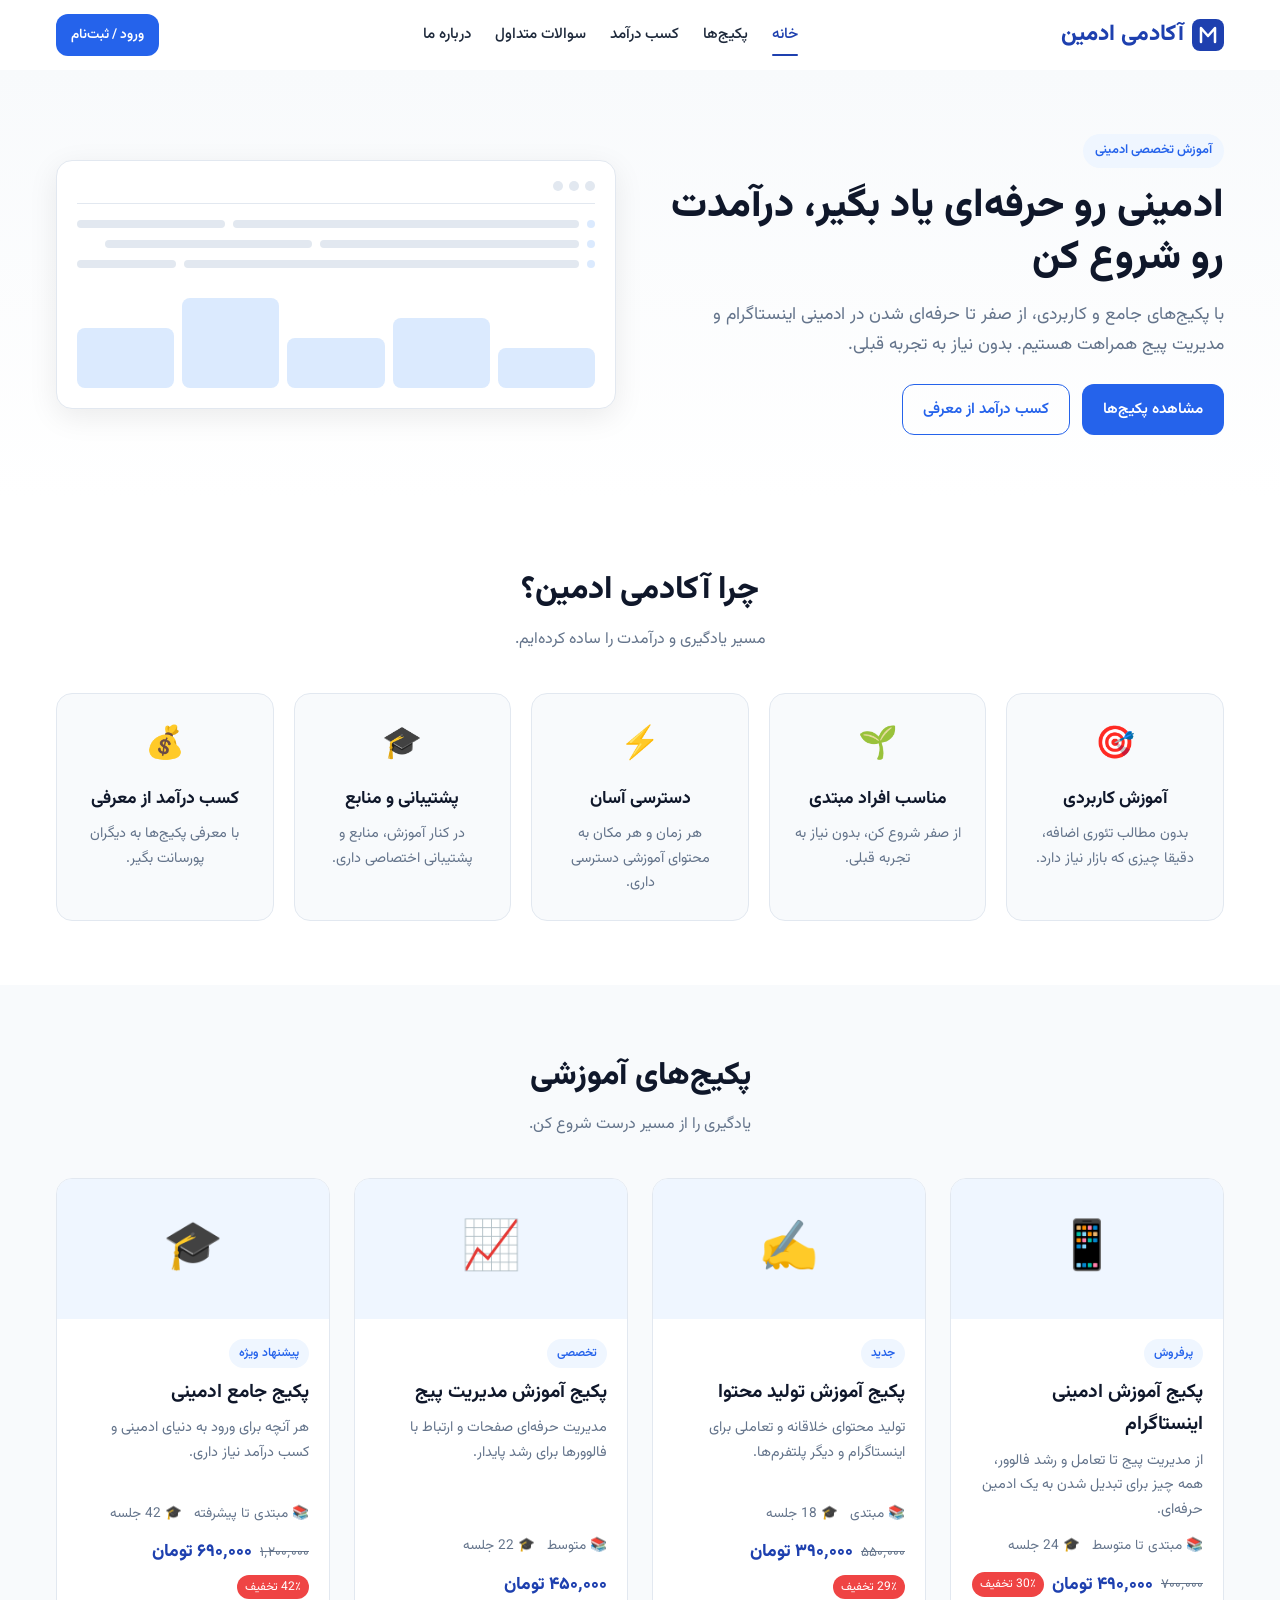
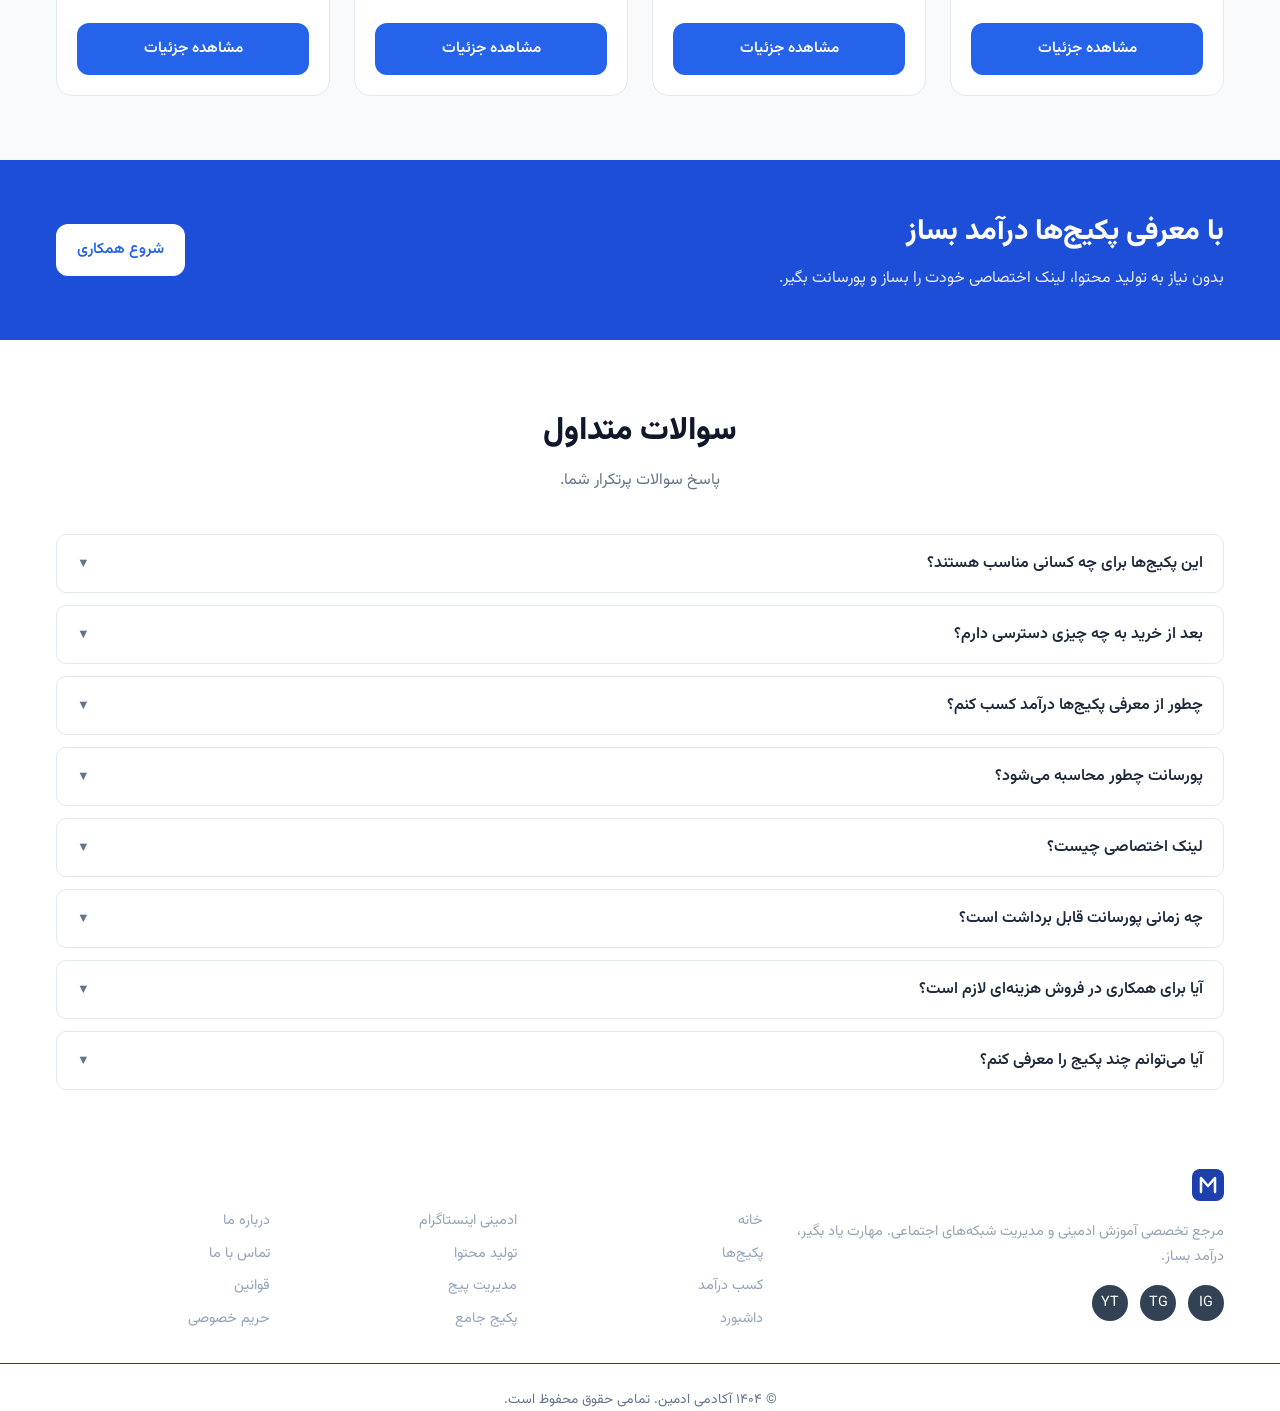
<file: index.html>
<!DOCTYPE html>
<html lang="fa" dir="rtl">
<head>
  <meta charset="UTF-8">
  <meta name="viewport" content="width=device-width, initial-scale=1.0">
  <title>آکادمی ادمین | آموزش ادمینی و کسب درآمد</title>
  <link rel="stylesheet" href="assets/css/style.css">
</head>
<body data-page="home">
  <header id="site-header"></header>

  <main>
    <!-- Hero -->
    <section class="hero">
      <div class="hero-container">
        <div class="hero-content">
          <span class="badge-primary">آموزش تخصصی ادمینی</span>
          <h1>ادمینی رو حرفه‌ای یاد بگیر، درآمدت رو شروع کن</h1>
          <p>با پکیج‌های جامع و کاربردی، از صفر تا حرفه‌ای شدن در ادمینی اینستاگرام و مدیریت پیج همراهت هستیم. بدون نیاز به تجربه قبلی.</p>
          <div class="hero-actions">
            <a href="#packages" class="btn btn-primary">مشاهده پکیج‌ها</a>
            <a href="affiliate.html" class="btn btn-outline">کسب درآمد از معرفی</a>
          </div>
        </div>
        <div class="hero-visual">
          <div class="visual-card">
            <div class="visual-card-header"><span></span><span></span><span></span></div>
            <div class="visual-card-body">
              <div class="visual-row"><div class="visual-dot"></div><div class="visual-line w-70"></div><div class="visual-line w-30"></div></div>
              <div class="visual-row"><div class="visual-dot"></div><div class="visual-line w-50"></div><div class="visual-line w-40"></div></div>
              <div class="visual-row"><div class="visual-dot"></div><div class="visual-line w-80"></div><div class="visual-line w-20"></div></div>
              <div class="visual-chart">
                <span style="height:40%"></span>
                <span style="height:70%"></span>
                <span style="height:50%"></span>
                <span style="height:90%"></span>
                <span style="height:60%"></span>
              </div>
            </div>
          </div>
        </div>
      </div>
    </section>

    <!-- مزایا -->
    <section class="benefits">
      <div class="container">
        <div class="section-header">
          <h2 class="section-title">چرا آکادمی ادمین؟</h2>
          <p class="section-subtitle">مسیر یادگیری و درآمدت را ساده کرده‌ایم.</p>
        </div>
        <div class="benefits-grid">
          <div class="benefit-card"><div class="benefit-icon">🎯</div><h3>آموزش کاربردی</h3><p>بدون مطالب تئوری اضافه، دقیقا چیزی که بازار نیاز دارد.</p></div>
          <div class="benefit-card"><div class="benefit-icon">🌱</div><h3>مناسب افراد مبتدی</h3><p>از صفر شروع کن، بدون نیاز به تجربه قبلی.</p></div>
          <div class="benefit-card"><div class="benefit-icon">⚡</div><h3>دسترسی آسان</h3><p>هر زمان و هر مکان به محتوای آموزشی دسترسی داری.</p></div>
          <div class="benefit-card"><div class="benefit-icon">🎓</div><h3>پشتیبانی و منابع</h3><p>در کنار آموزش، منابع و پشتیبانی اختصاصی داری.</p></div>
          <div class="benefit-card"><div class="benefit-icon">💰</div><h3>کسب درآمد از معرفی</h3><p>با معرفی پکیج‌ها به دیگران پورسانت بگیر.</p></div>
        </div>
      </div>
    </section>

    <!-- پکیج‌ها -->
    <section class="packages" id="packages">
      <div class="container">
        <div class="section-header">
          <h2 class="section-title">پکیج‌های آموزشی</h2>
          <p class="section-subtitle">یادگیری را از مسیر درست شروع کن.</p>
        </div>
        <div class="package-grid" id="packages-container"></div>
      </div>
    </section>

    <!-- Affiliate CTA -->
    <section class="affiliate-cta">
      <div class="container affiliate-cta-content">
        <div>
          <h2>با معرفی پکیج‌ها درآمد بساز</h2>
          <p>بدون نیاز به تولید محتوا، لینک اختصاصی خودت را بساز و پورسانت بگیر.</p>
        </div>
        <a href="affiliate.html" class="btn btn-light">شروع همکاری</a>
      </div>
    </section>

    <!-- FAQ -->
    <section class="faq" id="faq">
      <div class="container">
        <div class="section-header">
          <h2 class="section-title">سوالات متداول</h2>
          <p class="section-subtitle">پاسخ سوالات پرتکرار شما.</p>
        </div>
        <div id="faq-container"></div>
      </div>
    </section>
  </main>

  <footer id="site-footer"></footer>

  <script src="assets/js/data.js"></script>
  <script src="assets/js/utils.js"></script>
  <script src="assets/js/components.js"></script>
  <script src="assets/js/main.js"></script>
</body>
</html>
</file>
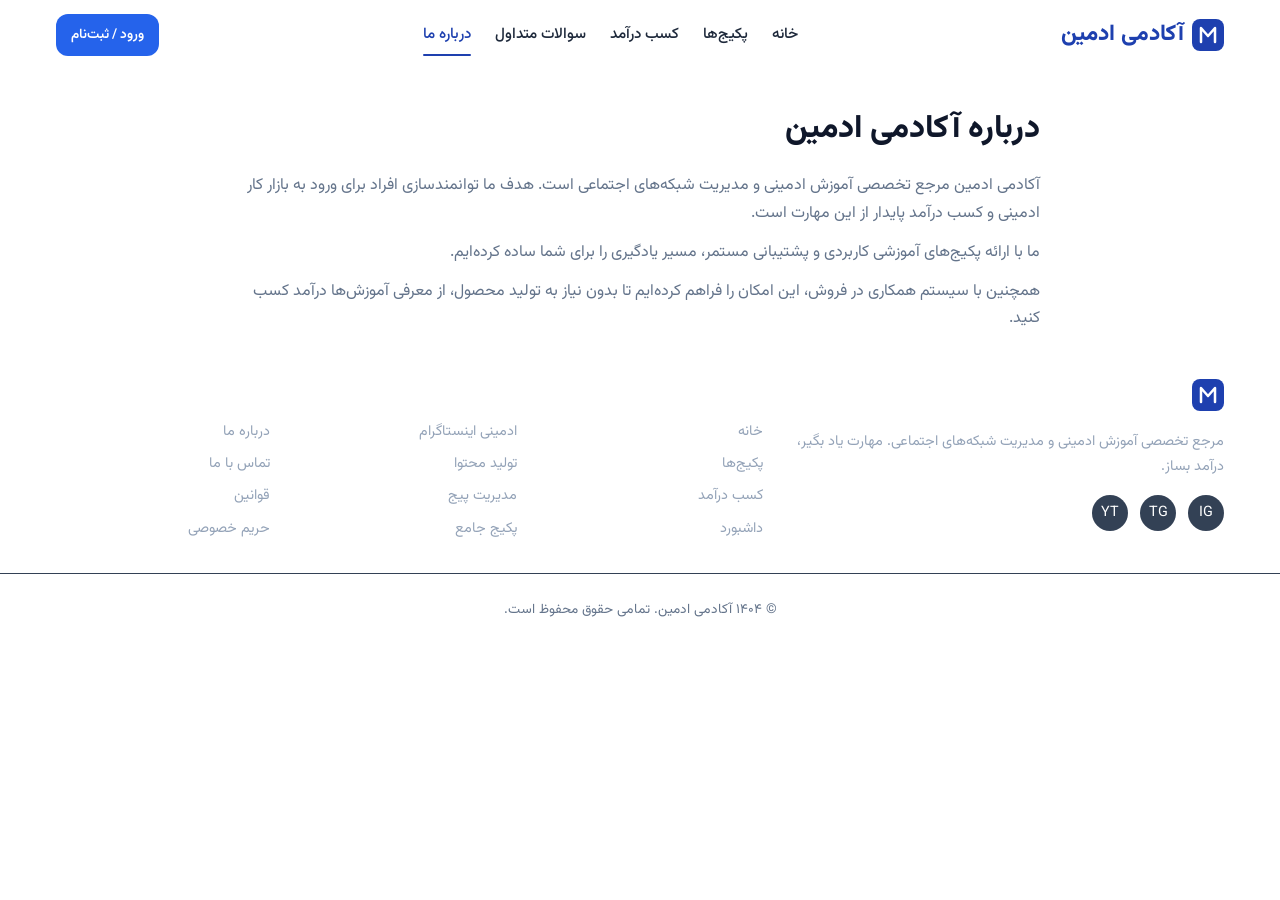
<file: about.html>
<!DOCTYPE html>
<html lang="fa" dir="rtl">
<head>
  <meta charset="UTF-8">
  <meta name="viewport" content="width=device-width, initial-scale=1.0">
  <title>درباره ما | آکادمی ادمین</title>
  <link rel="stylesheet" href="assets/css/style.css">
</head>
<body data-page="about">
  <header id="site-header"></header>

  <main class="container py-4">
    <section class="prose">
      <h1>درباره آکادمی ادمین</h1>
      <p>آکادمی ادمین مرجع تخصصی آموزش ادمینی و مدیریت شبکه‌های اجتماعی است. هدف ما توانمندسازی افراد برای ورود به بازار کار ادمینی و کسب درآمد پایدار از این مهارت است.</p>
      <p>ما با ارائه پکیج‌های آموزشی کاربردی و پشتیبانی مستمر، مسیر یادگیری را برای شما ساده کرده‌ایم.</p>
      <p>همچنین با سیستم همکاری در فروش، این امکان را فراهم کرده‌ایم تا بدون نیاز به تولید محصول، از معرفی آموزش‌ها درآمد کسب کنید.</p>
    </section>
  </main>

  <footer id="site-footer"></footer>

  <script src="assets/js/data.js"></script>
  <script src="assets/js/utils.js"></script>
  <script src="assets/js/components.js"></script>
</body>
</html>
</file>
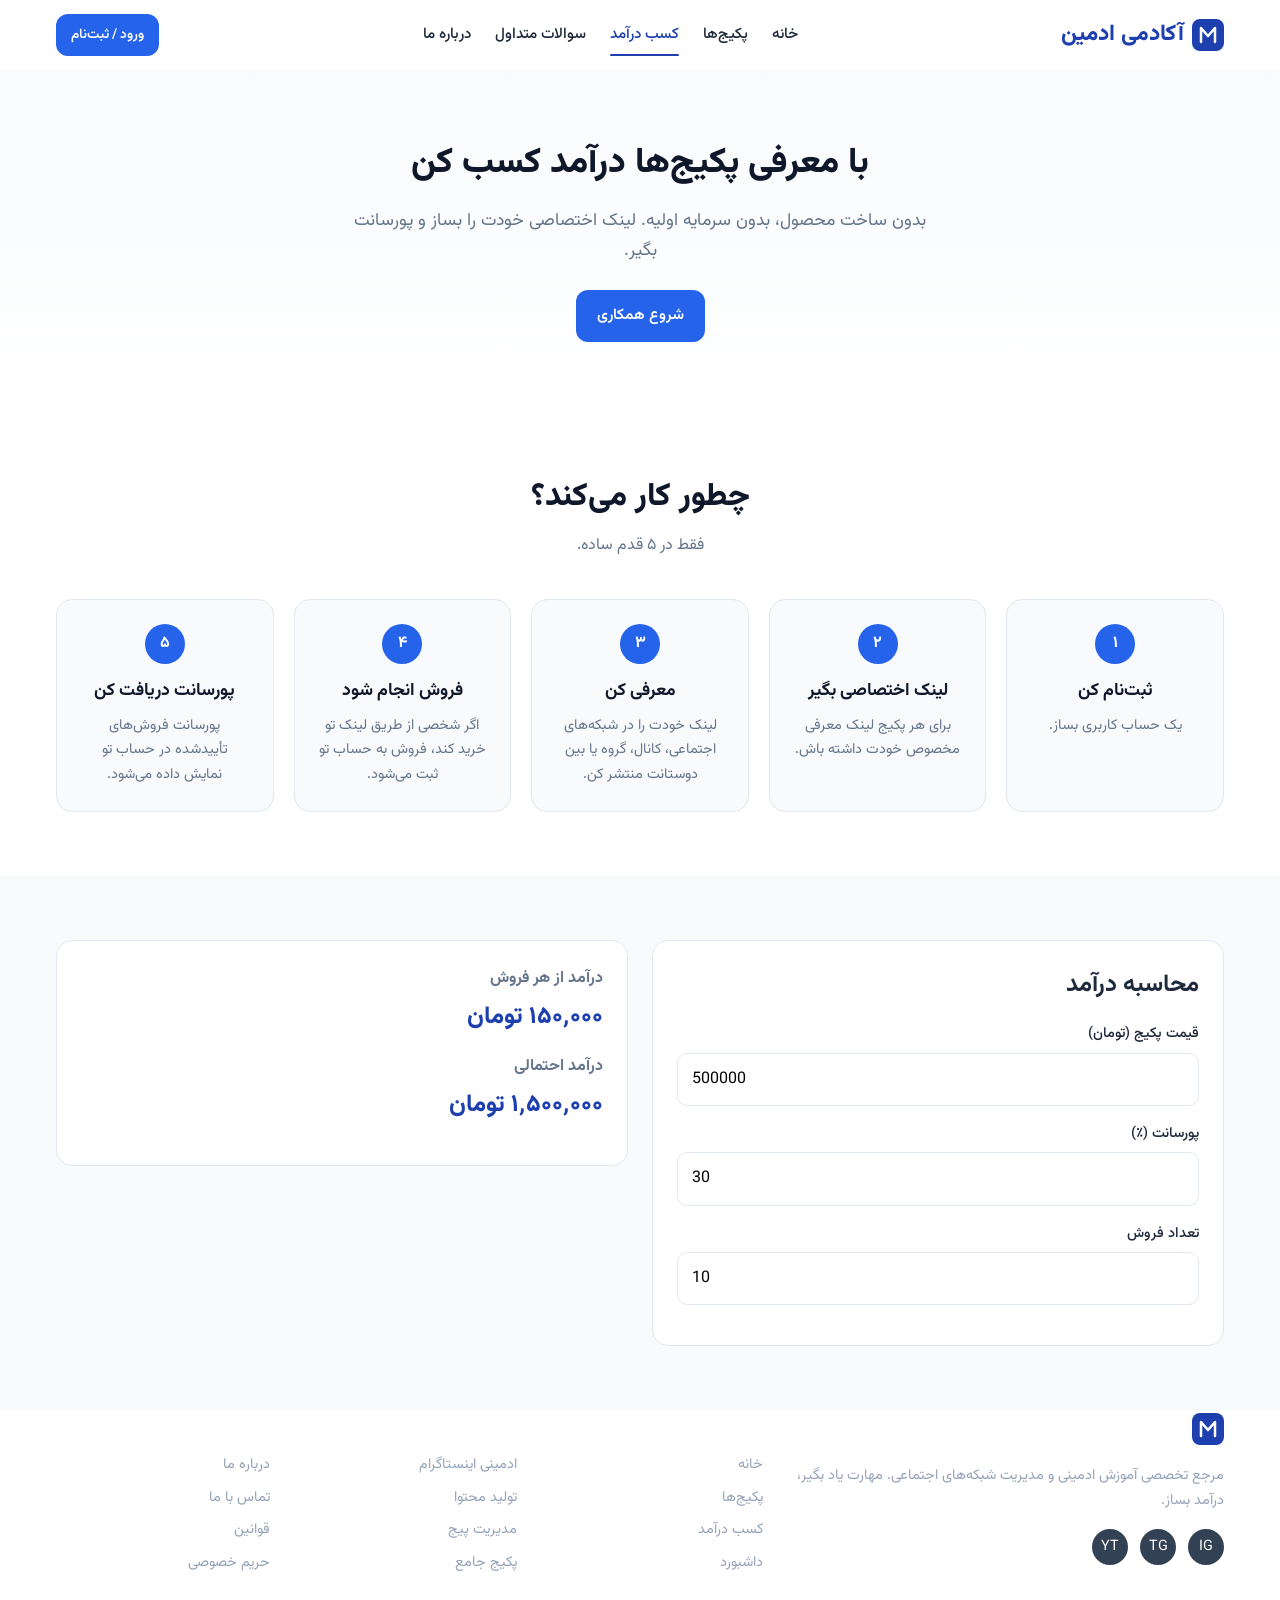
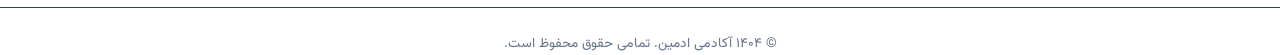
<file: affiliate.htm>
<!DOCTYPE html>
<html lang="fa" dir="rtl">
<head>
  <meta charset="UTF-8">
  <meta name="viewport" content="width=device-width, initial-scale=1.0">
  <title>کسب درآمد از معرفی | آکادمی ادمین</title>
  <link rel="stylesheet" href="assets/css/style.css">
</head>
<body data-page="affiliate">
  <header id="site-header"></header>

  <main>
    <section class="page-hero">
      <div class="container">
        <h1>با معرفی پکیج‌ها درآمد کسب کن</h1>
        <p>بدون ساخت محصول، بدون سرمایه اولیه. لینک اختصاصی خودت را بساز و پورسانت بگیر.</p>
        <a href="auth.html?redirect=affiliate.html" class="btn btn-primary">شروع همکاری</a>
      </div>
    </section>

    <section class="process">
      <div class="container">
        <div class="section-header">
          <h2 class="section-title">چطور کار می‌کند؟</h2>
          <p class="section-subtitle">فقط در ۵ قدم ساده.</p>
        </div>
        <div class="steps-grid">
          <div class="step-card"><div class="step-number">۱</div><h3>ثبت‌نام کن</h3><p>یک حساب کاربری بساز.</p></div>
          <div class="step-card"><div class="step-number">۲</div><h3>لینک اختصاصی بگیر</h3><p>برای هر پکیج لینک معرفی مخصوص خودت داشته باش.</p></div>
          <div class="step-card"><div class="step-number">۳</div><h3>معرفی کن</h3><p>لینک خودت را در شبکه‌های اجتماعی، کانال، گروه یا بین دوستانت منتشر کن.</p></div>
          <div class="step-card"><div class="step-number">۴</div><h3>فروش انجام شود</h3><p>اگر شخصی از طریق لینک تو خرید کند، فروش به حساب تو ثبت می‌شود.</p></div>
          <div class="step-card"><div class="step-number">۵</div><h3>پورسانت دریافت کن</h3><p>پورسانت فروش‌های تأییدشده در حساب تو نمایش داده می‌شود.</p></div>
        </div>
      </div>
    </section>

    <section class="calculator-section">
      <div class="container calculator-container">
        <div class="calculator-form">
          <h2>محاسبه درآمد</h2>
          <div class="form-group">
            <label>قیمت پکیج (تومان)</label>
            <input type="number" id="calc-price" value="500000" class="form-control ltr">
          </div>
          <div class="form-group">
            <label>پورسانت (٪)</label>
            <input type="number" id="calc-percent" value="30" class="form-control ltr">
          </div>
          <div class="form-group">
            <label>تعداد فروش</label>
            <input type="number" id="calc-sales" value="10" class="form-control ltr">
          </div>
        </div>
        <div class="calculator-result">
          <div class="calc-item">
            <h3>درآمد از هر فروش</h3>
            <p id="calc-per-sale">۱۵۰,۰۰۰ تومان</p>
          </div>
          <div class="calc-item">
            <h3>درآمد احتمالی</h3>
            <p id="calc-total">۱,۵۰۰,۰۰۰ تومان</p>
          </div>
        </div>
      </div>
    </section>
  </main>

  <footer id="site-footer"></footer>

  <script src="assets/js/data.js"></script>
  <script src="assets/js/utils.js"></script>
  <script src="assets/js/components.js"></script>
  <script src="assets/js/affiliate.js"></script>
</body>
</html>
</file>
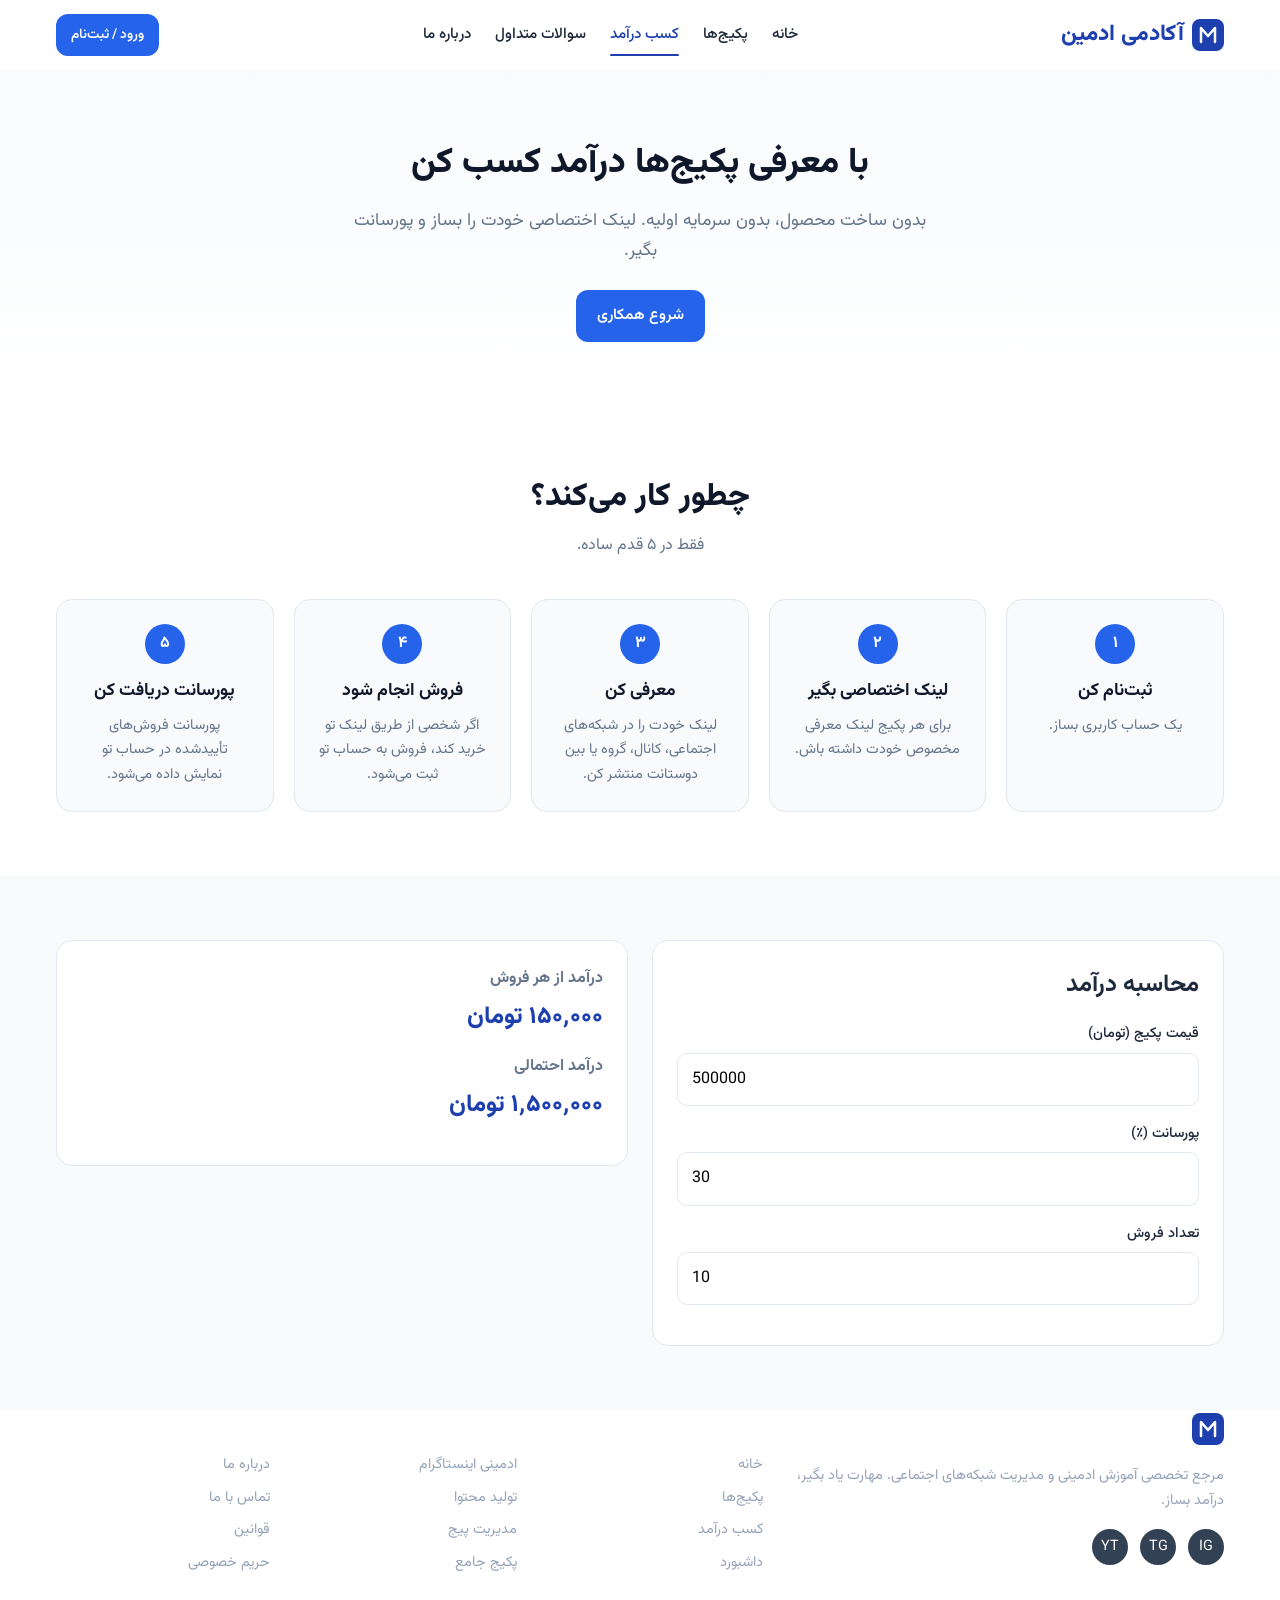
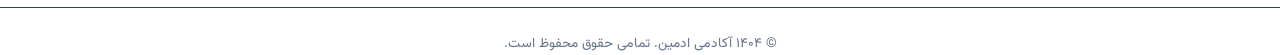
<file: affiliate.html>
<!DOCTYPE html>
<html lang="fa" dir="rtl">
<head>
  <meta charset="UTF-8">
  <meta name="viewport" content="width=device-width, initial-scale=1.0">
  <title>کسب درآمد از معرفی | آکادمی ادمین</title>
  <link rel="stylesheet" href="assets/css/style.css">
</head>
<body data-page="affiliate">
  <header id="site-header"></header>

  <main>
    <section class="page-hero">
      <div class="container">
        <h1>با معرفی پکیج‌ها درآمد کسب کن</h1>
        <p>بدون ساخت محصول، بدون سرمایه اولیه. لینک اختصاصی خودت را بساز و پورسانت بگیر.</p>
        <a href="auth.html?redirect=affiliate.html" class="btn btn-primary">شروع همکاری</a>
      </div>
    </section>

    <section class="process">
      <div class="container">
        <div class="section-header">
          <h2 class="section-title">چطور کار می‌کند؟</h2>
          <p class="section-subtitle">فقط در ۵ قدم ساده.</p>
        </div>
        <div class="steps-grid">
          <div class="step-card"><div class="step-number">۱</div><h3>ثبت‌نام کن</h3><p>یک حساب کاربری بساز.</p></div>
          <div class="step-card"><div class="step-number">۲</div><h3>لینک اختصاصی بگیر</h3><p>برای هر پکیج لینک معرفی مخصوص خودت داشته باش.</p></div>
          <div class="step-card"><div class="step-number">۳</div><h3>معرفی کن</h3><p>لینک خودت را در شبکه‌های اجتماعی، کانال، گروه یا بین دوستانت منتشر کن.</p></div>
          <div class="step-card"><div class="step-number">۴</div><h3>فروش انجام شود</h3><p>اگر شخصی از طریق لینک تو خرید کند، فروش به حساب تو ثبت می‌شود.</p></div>
          <div class="step-card"><div class="step-number">۵</div><h3>پورسانت دریافت کن</h3><p>پورسانت فروش‌های تأییدشده در حساب تو نمایش داده می‌شود.</p></div>
        </div>
      </div>
    </section>

    <section class="calculator-section">
      <div class="container calculator-container">
        <div class="calculator-form">
          <h2>محاسبه درآمد</h2>
          <div class="form-group">
            <label>قیمت پکیج (تومان)</label>
            <input type="number" id="calc-price" value="500000" class="form-control ltr">
          </div>
          <div class="form-group">
            <label>پورسانت (٪)</label>
            <input type="number" id="calc-percent" value="30" class="form-control ltr">
          </div>
          <div class="form-group">
            <label>تعداد فروش</label>
            <input type="number" id="calc-sales" value="10" class="form-control ltr">
          </div>
        </div>
        <div class="calculator-result">
          <div class="calc-item">
            <h3>درآمد از هر فروش</h3>
            <p id="calc-per-sale">۱۵۰,۰۰۰ تومان</p>
          </div>
          <div class="calc-item">
            <h3>درآمد احتمالی</h3>
            <p id="calc-total">۱,۵۰۰,۰۰۰ تومان</p>
          </div>
        </div>
      </div>
    </section>
  </main>

  <footer id="site-footer"></footer>

  <script src="assets/js/data.js"></script>
  <script src="assets/js/utils.js"></script>
  <script src="assets/js/components.js"></script>
  <script src="assets/js/affiliate.js"></script>
</body>
</html>
</file>
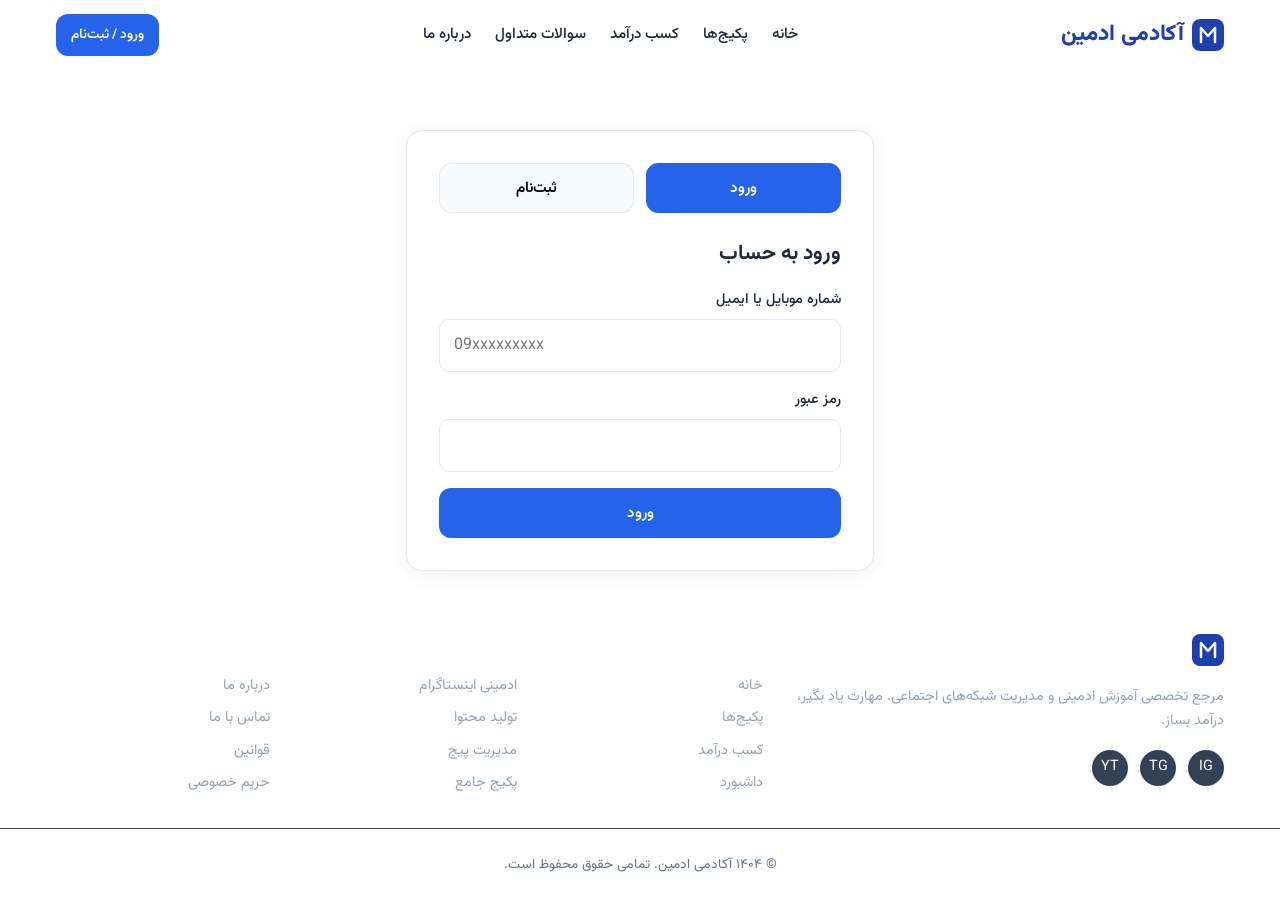
<file: auth.html>
<!DOCTYPE html>
<html lang="fa" dir="rtl">
<head>
  <meta charset="UTF-8">
  <meta name="viewport" content="width=device-width, initial-scale=1.0">
  <title>ورود / ثبت‌نام | آکادمی ادمین</title>
  <link rel="stylesheet" href="assets/css/style.css">
</head>
<body data-page="auth">
  <header id="site-header"></header>

  <main class="auth-container">
    <div class="auth-card">
      <div class="auth-tabs">
        <button class="auth-tab active" data-tab="login">ورود</button>
        <button class="auth-tab" data-tab="register">ثبت‌نام</button>
      </div>

      <form id="login-form" class="auth-form">
        <h2>ورود به حساب</h2>
        <div class="form-group">
          <label>شماره موبایل یا ایمیل</label>
          <input type="text" id="login-identifier" class="form-control ltr" placeholder="09xxxxxxxxx">
        </div>
        <div class="form-group">
          <label>رمز عبور</label>
          <input type="password" id="login-password" class="form-control ltr">
        </div>
        <button type="submit" class="btn btn-primary btn-block">ورود</button>
      </form>

      <form id="register-form" class="auth-form" style="display:none">
        <h2>ایجاد حساب کاربری</h2>
        <div class="form-group">
          <label>نام و نام خانوادگی</label>
          <input type="text" id="reg-name" class="form-control">
        </div>
        <div class="form-group">
          <label>شماره موبایل</label>
          <input type="tel" id="reg-mobile" class="form-control ltr">
        </div>
        <div class="form-group">
          <label>ایمیل (اختیاری)</label>
          <input type="email" id="reg-email" class="form-control ltr">
        </div>
        <div class="form-group">
          <label>رمز عبور</label>
          <input type="password" id="reg-password" class="form-control ltr">
        </div>
        <div class="form-group">
          <label>کد معرف (اختیاری)</label>
          <input type="text" id="reg-ref" class="form-control ltr" placeholder="AB1234">
        </div>
        <p class="form-note" id="ref-note"></p>
        <button type="submit" class="btn btn-primary btn-block">ثبت‌نام</button>
      </form>
    </div>
  </main>

  <footer id="site-footer"></footer>

  <script src="assets/js/data.js"></script>
  <script src="assets/js/utils.js"></script>
  <script src="assets/js/components.js"></script>
  <script src="assets/js/auth.js"></script>
</body>
</html>
</file>
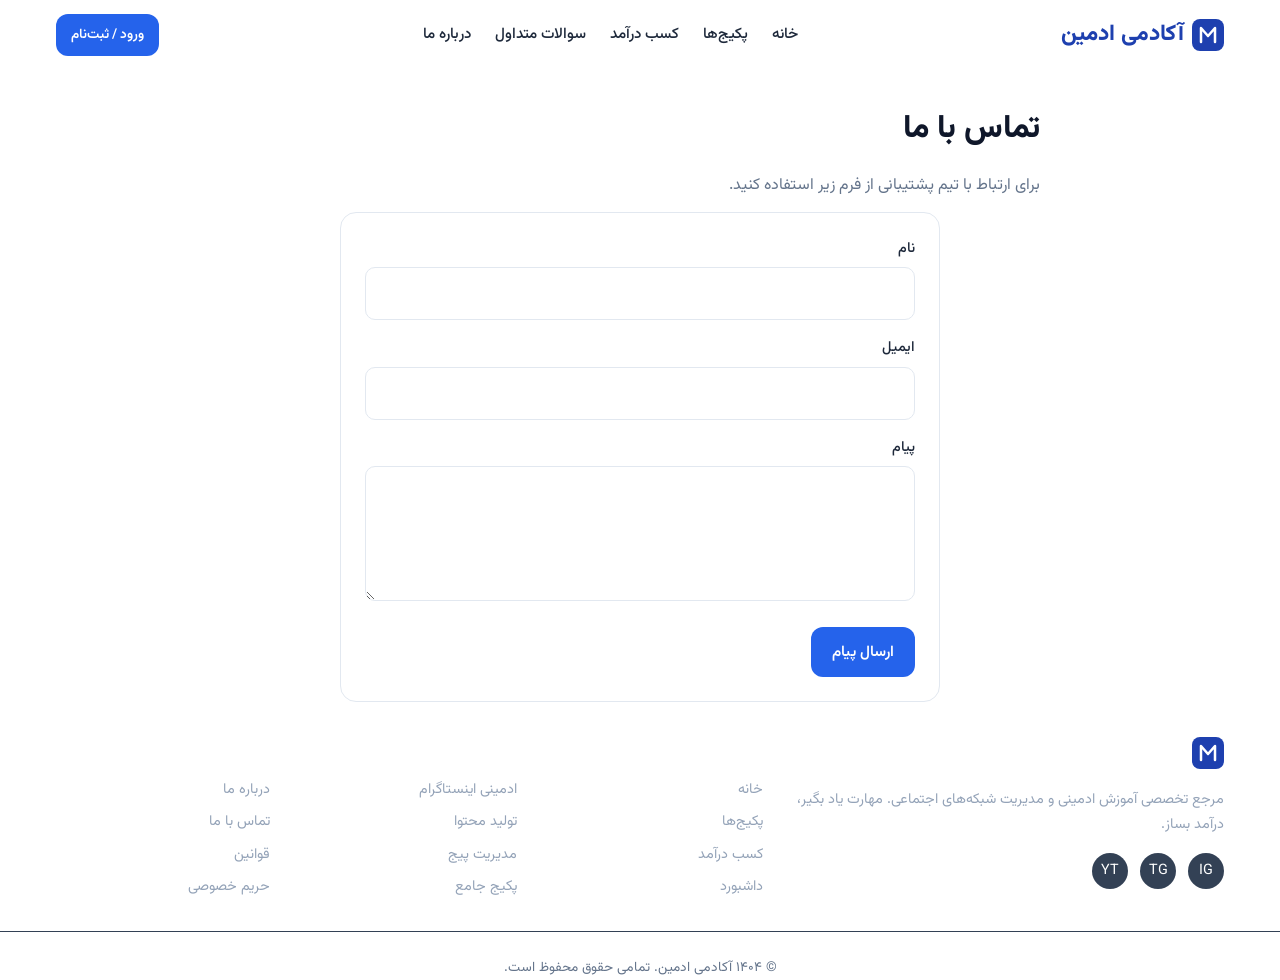
<file: contact.html>
<!DOCTYPE html>
<html lang="fa" dir="rtl">
<head>
  <meta charset="UTF-8">
  <meta name="viewport" content="width=device-width, initial-scale=1.0">
  <title>تماس با ما | آکادمی ادمین</title>
  <link rel="stylesheet" href="assets/css/style.css">
</head>
<body data-page="contact">
  <header id="site-header"></header>

  <main class="container py-4">
    <section class="prose">
      <h1>تماس با ما</h1>
      <p>برای ارتباط با تیم پشتیبانی از فرم زیر استفاده کنید.</p>
    </section>

    <form id="contact-form" class="contact-form">
      <div class="form-group">
        <label>نام</label>
        <input class="form-control" required>
      </div>
      <div class="form-group">
        <label>ایمیل</label>
        <input type="email" class="form-control" required>
      </div>
      <div class="form-group">
        <label>پیام</label>
        <textarea class="form-control" rows="4" required></textarea>
      </div>
      <button type="submit" class="btn btn-primary">ارسال پیام</button>
    </form>
  </main>

  <footer id="site-footer"></footer>

  <script src="assets/js/data.js"></script>
  <script src="assets/js/utils.js"></script>
  <script src="assets/js/components.js"></script>
  <script>
    document.getElementById('contact-form').addEventListener('submit', function(e) {
      e.preventDefault();
      showToast('پیام شما ارسال شد');
      this.reset();
    });
  </script>
</body>
</html>
</file>
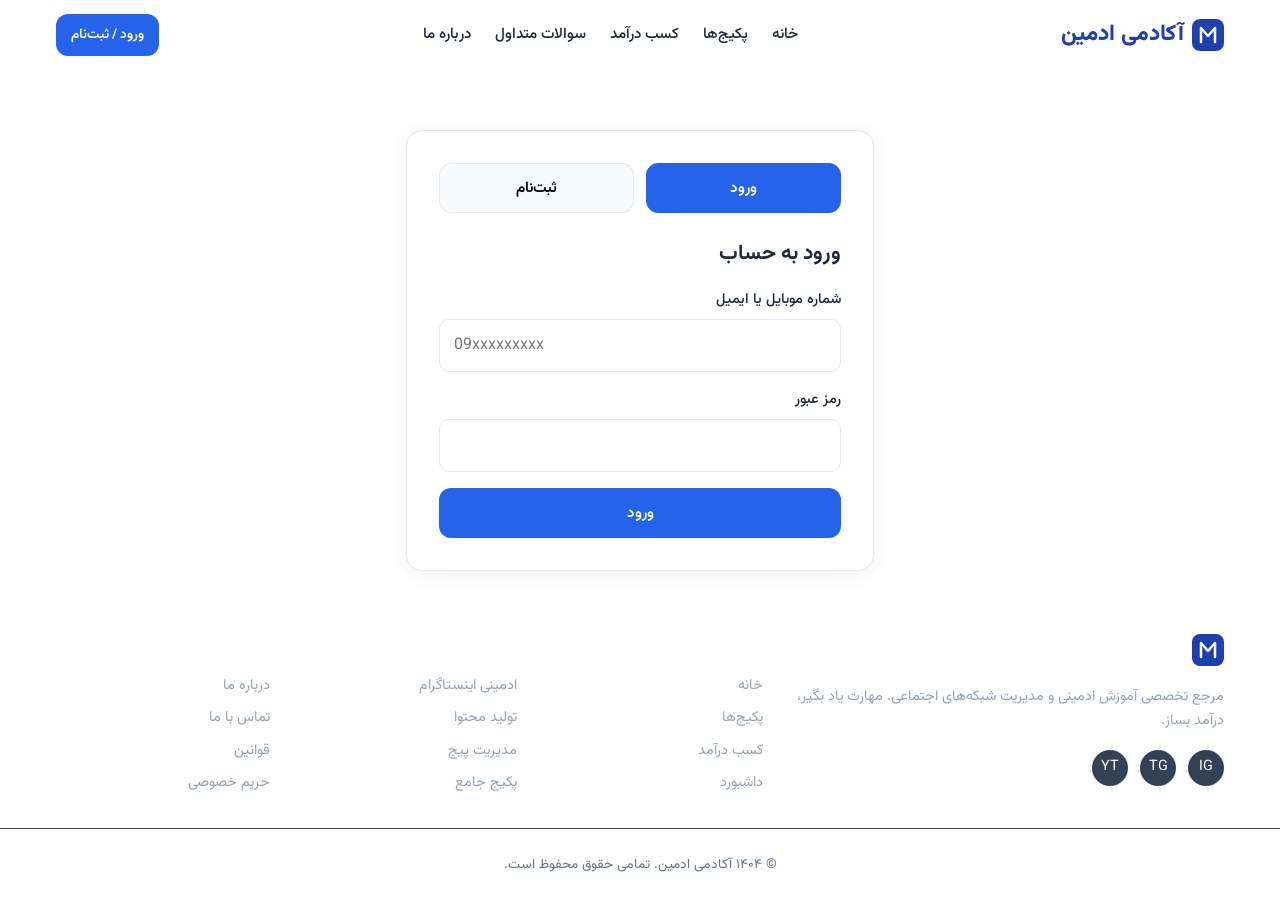
<file: dashboard.html>
<!DOCTYPE html>
<html lang="fa" dir="rtl">
<head>
  <meta charset="UTF-8">
  <meta name="viewport" content="width=device-width, initial-scale=1.0">
  <title>داشبورد | آکادمی ادمین</title>
  <link rel="stylesheet" href="assets/css/style.css">
</head>
<body data-page="dashboard">
  <header id="site-header"></header>

  <main class="container py-4">
    <div class="dashboard-head">
      <h1>داشبورد کاربری</h1>
      <button id="logout-btn" class="btn btn-outline">خروج از حساب</button>
    </div>

    <div class="stats-grid">
      <div class="stat-card"><div class="stat-value" id="stat-balance"></div><div class="stat-label">موجودی قابل برداشت</div></div>
      <div class="stat-card"><div class="stat-value" id="stat-total-income"></div><div class="stat-label">درآمد کل</div></div>
      <div class="stat-card"><div class="stat-value" id="stat-sales"></div><div class="stat-label">فروش موفق</div></div>
      <div class="stat-card"><div class="stat-value" id="stat-clicks"></div><div class="stat-label">کلیک لینک</div></div>
      <div class="stat-card"><div class="stat-value" id="stat-referrals"></div><div class="stat-label">تعداد معرفی‌ها</div></div>
      <div class="stat-card"><div class="stat-value" id="stat-month"></div><div class="stat-label">پورسانت این ماه</div></div>
    </div>

    <div class="dashboard-grid">
      <div class="chart-container">
        <h3>درآمد هفته</h3>
        <div id="chart" class="chart"></div>
      </div>
      <div class="referral-card">
        <h3>لینک معرفی اختصاصی</h3>
        <p>کد معرف شما: <span id="ref-code-display"></span></p>
        <button id="copy-ref-link" class="btn btn-primary btn-sm">کپی لینک عمومی</button>
      </div>
    </div>

    <section class="referral-links">
      <h2>لینک‌های معرفی پکیج‌ها</h2>
      <div id="referral-links-container"></div>
    </section>
  </main>

  <footer id="site-footer"></footer>

  <script src="assets/js/data.js"></script>
  <script src="assets/js/utils.js"></script>
  <script src="assets/js/components.js"></script>
  <script src="assets/js/dashboard.js"></script>
</body>
</html>
</file>
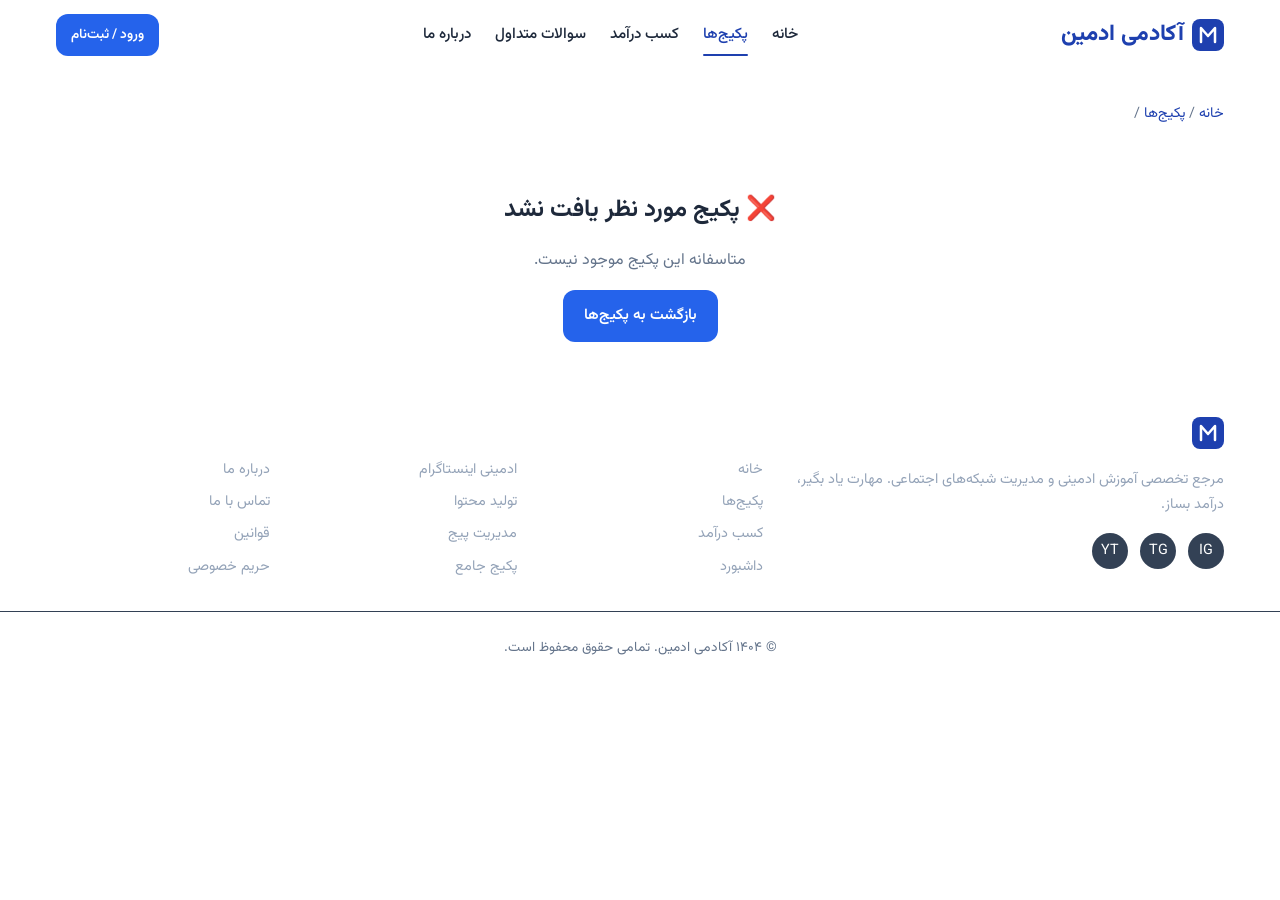
<file: package.html>
<!DOCTYPE html>
<html lang="fa" dir="rtl">
<head>
  <meta charset="UTF-8">
  <meta name="viewport" content="width=device-width, initial-scale=1.0">
  <title>جزئیات پکیج | آکادمی ادمین</title>
  <link rel="stylesheet" href="assets/css/style.css">
</head>
<body data-page="packages">
  <header id="site-header"></header>

  <main class="container py-4">
    <nav class="breadcrumb">
      <a href="index.html">خانه</a> /
      <a href="index.html#packages">پکیج‌ها</a> /
      <span id="breadcrumb-title"></span>
    </nav>
    <div id="package-details"></div>
  </main>

  <footer id="site-footer"></footer>

  <script src="assets/js/data.js"></script>
  <script src="assets/js/utils.js"></script>
  <script src="assets/js/components.js"></script>
  <script src="assets/js/package.js"></script>
</body>
</html>
</file>
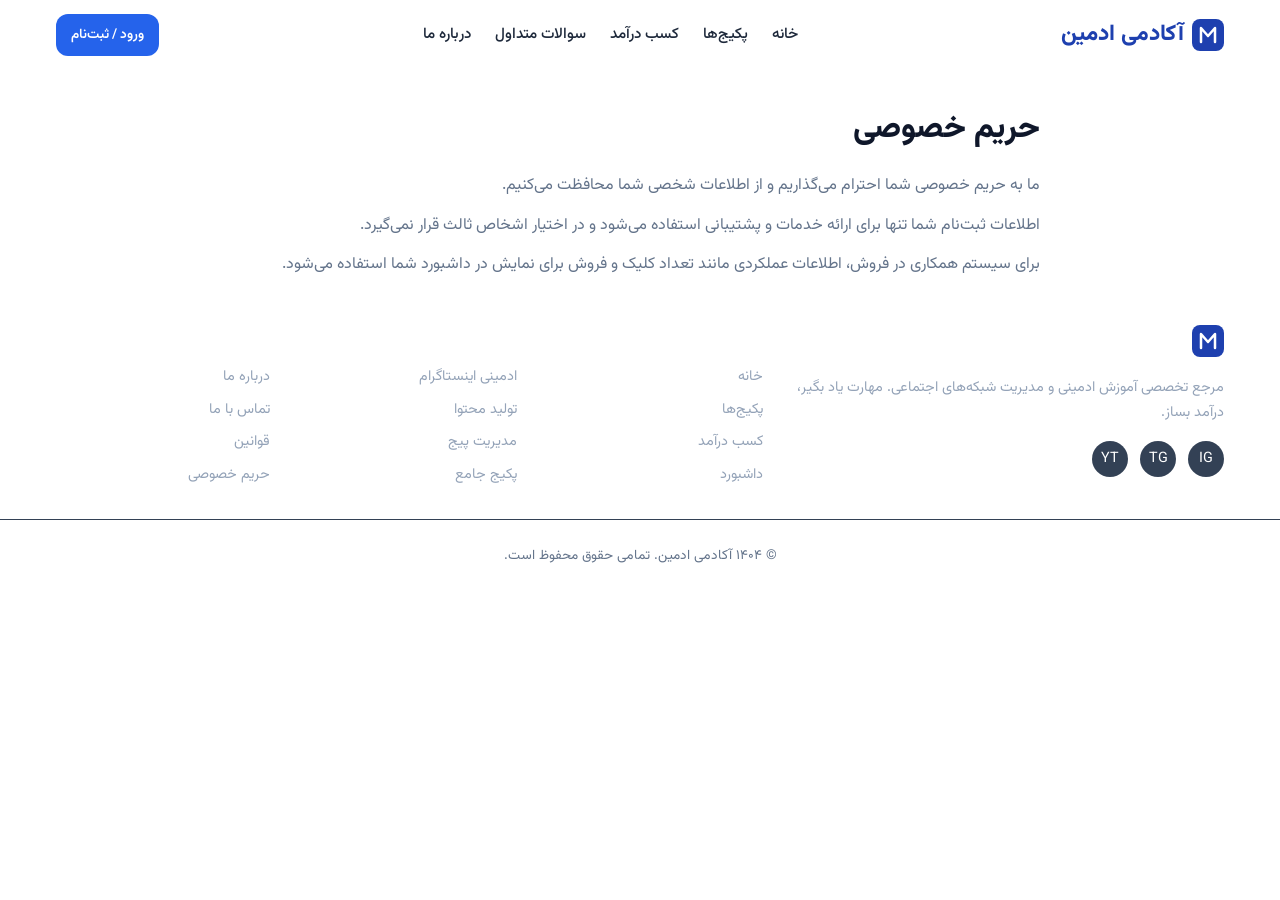
<file: privacy.html>
<!DOCTYPE html>
<html lang="fa" dir="rtl">
<head>
  <meta charset="UTF-8">
  <meta name="viewport" content="width=device-width, initial-scale=1.0">
  <title>حریم خصوصی | آکادمی ادمین</title>
  <link rel="stylesheet" href="assets/css/style.css">
</head>
<body data-page="privacy">
  <header id="site-header"></header>

  <main class="container py-4">
    <section class="prose">
      <h1>حریم خصوصی</h1>
      <p>ما به حریم خصوصی شما احترام می‌گذاریم و از اطلاعات شخصی شما محافظت می‌کنیم.</p>
      <p>اطلاعات ثبت‌نام شما تنها برای ارائه خدمات و پشتیبانی استفاده می‌شود و در اختیار اشخاص ثالث قرار نمی‌گیرد.</p>
      <p>برای سیستم همکاری در فروش، اطلاعات عملکردی مانند تعداد کلیک و فروش برای نمایش در داشبورد شما استفاده می‌شود.</p>
    </section>
  </main>

  <footer id="site-footer"></footer>

  <script src="assets/js/data.js"></script>
  <script src="assets/js/utils.js"></script>
  <script src="assets/js/components.js"></script>
</body>
</html>
</file>
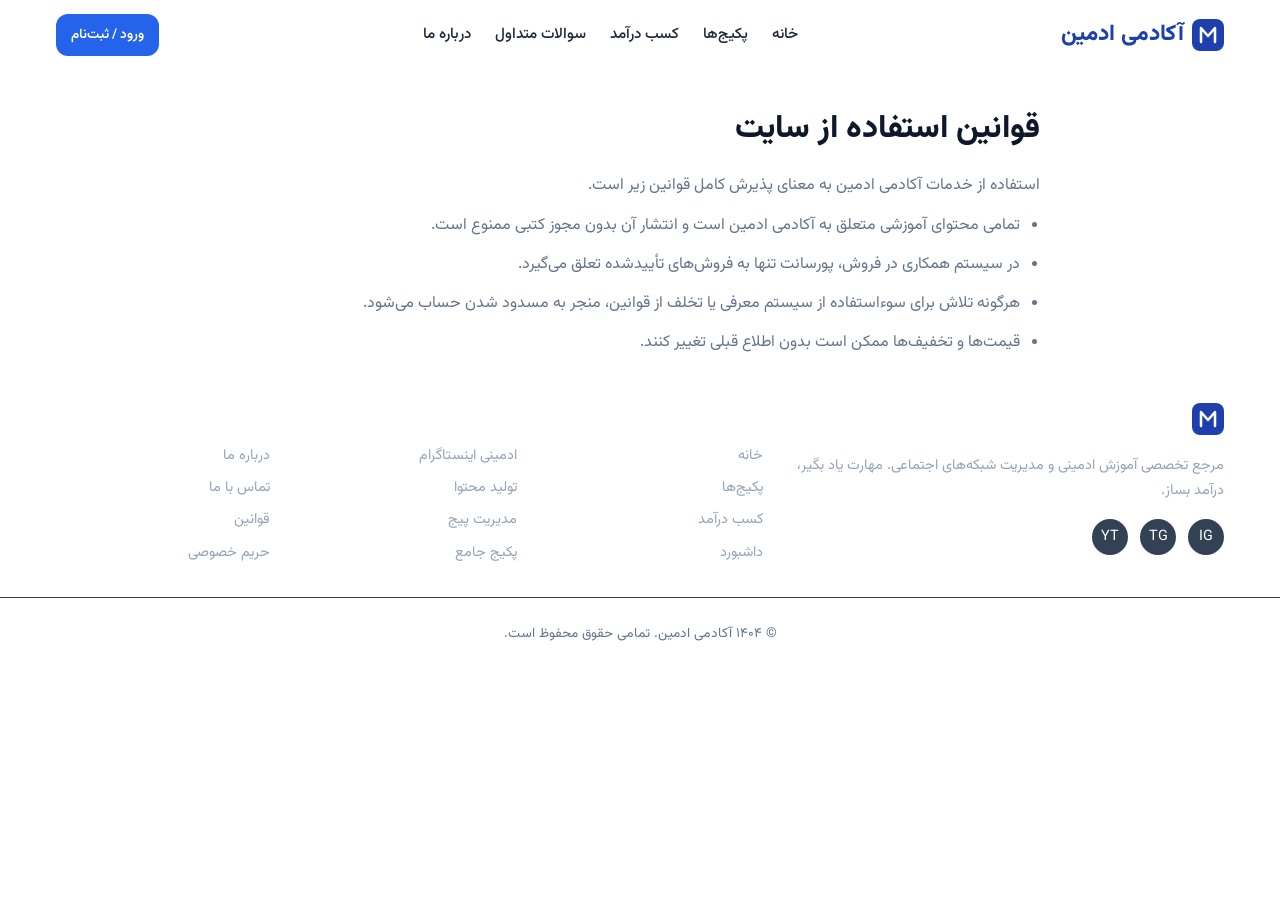
<file: rules.html>
<!DOCTYPE html>
<html lang="fa" dir="rtl">
<head>
  <meta charset="UTF-8">
  <meta name="viewport" content="width=device-width, initial-scale=1.0">
  <title>قوانین | آکادمی ادمین</title>
  <link rel="stylesheet" href="assets/css/style.css">
</head>
<body data-page="rules">
  <header id="site-header"></header>

  <main class="container py-4">
    <section class="prose">
      <h1>قوانین استفاده از سایت</h1>
      <p>استفاده از خدمات آکادمی ادمین به معنای پذیرش کامل قوانین زیر است.</p>
      <ul>
        <li>تمامی محتوای آموزشی متعلق به آکادمی ادمین است و انتشار آن بدون مجوز کتبی ممنوع است.</li>
        <li>در سیستم همکاری در فروش، پورسانت تنها به فروش‌های تأییدشده تعلق می‌گیرد.</li>
        <li>هرگونه تلاش برای سوءاستفاده از سیستم معرفی یا تخلف از قوانین، منجر به مسدود شدن حساب می‌شود.</li>
        <li>قیمت‌ها و تخفیف‌ها ممکن است بدون اطلاع قبلی تغییر کنند.</li>
      </ul>
    </section>
  </main>

  <footer id="site-footer"></footer>

  <script src="assets/js/data.js"></script>
  <script src="assets/js/utils.js"></script>
  <script src="assets/js/components.js"></script>
</body>
</html>
</file>
<file: assets/css/style.css>
@import url('https://fonts.googleapis.com/css2?family=Vazirmatn:wght@100..900&display=swap');

:root {
  --primary-50: #eff6ff;
  --primary-100: #dbeafe;
  --primary-600: #2563eb;
  --primary-700: #1d4ed8;
  --primary: #1e40af;
  --dark: #0f172a;
  --text: #1e293b;
  --text-light: #64748b;
  --bg: #ffffff;
  --bg-light: #f8fafc;
  --border: #e2e8f0;
  --success: #10b981;
  --success-light: #d1fae5;
  --danger: #ef4444;
  --warning: #f59e0b;
  --radius: 16px;
  --radius-sm: 10px;
  --shadow: 0 4px 20px rgba(0, 0, 0, .06);
  --shadow-md: 0 8px 30px rgba(0, 0, 0, .08);
  --transition: .2s ease;
  --font: 'Vazirmatn', 'Segoe UI', Tahoma, sans-serif;
}

* {
  box-sizing: border-box;
  margin: 0;
  padding: 0;
}

html {
  scroll-behavior: smooth;
}

body {
  font-family: var(--font);
  color: var(--text);
  background: var(--bg);
  line-height: 1.7;
  overflow-x: hidden;
}

a {
  color: inherit;
  text-decoration: none;
}

img {
  max-width: 100%;
  display: block;
}

.container {
  max-width: 1200px;
  margin: 0 auto;
  padding: 0 16px;
}

.py-4 {
  padding-top: 32px;
  padding-bottom: 32px;
}

.mt-3 {
  margin-top: 12px;
}

.ltr {
  direction: ltr;
  text-align: left;
}

/* Header */
.site-header {
  position: sticky;
  top: 0;
  background: rgba(255, 255, 255, .95);
  backdrop-filter: blur(10px);
  border-bottom: 1px solid var(--border);
  z-index: 100;
}

.header-container {
  max-width: 1200px;
  margin: 0 auto;
  padding: 0 16px;
  display: flex;
  align-items: center;
  justify-content: space-between;
  height: 70px;
  gap: 16px;
}

.logo {
  font-weight: 800;
  font-size: 1.4rem;
  color: var(--primary);
  display: flex;
  align-items: center;
  gap: 8px;
}

.logo svg {
  flex-shrink: 0;
}

.nav-desktop {
  display: flex;
  gap: 24px;
}

.nav-desktop a {
  font-weight: 500;
  font-size: .95rem;
  color: var(--text);
  padding: 8px 0;
  position: relative;
  transition: var(--transition);
}

.nav-desktop a:hover,
.nav-desktop a.active {
  color: var(--primary);
}

.nav-desktop a.active::after {
  content: '';
  position: absolute;
  bottom: 0;
  right: 0;
  left: 0;
  height: 2px;
  background: var(--primary);
  border-radius: 2px;
}

.nav-actions {
  display: flex;
  align-items: center;
  gap: 10px;
}

.hamburger {
  display: none;
  flex-direction: column;
  gap: 5px;
  cursor: pointer;
  background: none;
  border: 0;
  padding: 5px;
}

.hamburger span {
  width: 24px;
  height: 2px;
  background: var(--text);
  transition: var(--transition);
}

.mobile-menu {
  display: none;
  position: absolute;
  top: 70px;
  left: 0;
  right: 0;
  background: #fff;
  border-bottom: 1px solid var(--border);
  padding: 16px;
  flex-direction: column;
  gap: 12px;
  box-shadow: var(--shadow-md);
  z-index: 99;
}

.mobile-menu.open {
  display: flex;
}

.mobile-menu a {
  font-weight: 500;
  padding: 8px;
  border-radius: 8px;
}

.mobile-menu a:hover {
  background: var(--primary-50);
  color: var(--primary);
}

/* Buttons */
.btn {
  display: inline-flex;
  align-items: center;
  justify-content: center;
  gap: 8px;
  padding: 12px 20px;
  border-radius: 12px;
  font-weight: 600;
  cursor: pointer;
  transition: var(--transition);
  border: 1px solid transparent;
  font-size: .95rem;
  font-family: inherit;
}

.btn-primary {
  background: var(--primary-600);
  color: #fff;
}

.btn-primary:hover {
  background: var(--primary-700);
}

.btn-outline {
  background: transparent;
  border-color: var(--primary-600);
  color: var(--primary-600);
}

.btn-outline:hover {
  background: var(--primary-50);
}

.btn-light {
  background: #fff;
  color: var(--primary-600);
}

.btn-light:hover {
  background: var(--primary-50);
}

.btn-success {
  background: var(--success);
  color: #fff;
}

.btn-block {
  width: 100%;
}

.btn-sm {
  padding: 8px 14px;
  font-size: .85rem;
}

/* Badge */
.badge-primary {
  display: inline-block;
  background: var(--primary-50);
  color: var(--primary-600);
  padding: 6px 12px;
  border-radius: 999px;
  font-size: .8rem;
  font-weight: 600;
  margin-bottom: 12px;
}

/* Hero */
.hero {
  background: linear-gradient(180deg, var(--bg-light), #fff);
  padding: 64px 0;
}

.hero-container {
  max-width: 1200px;
  margin: 0 auto;
  padding: 0 16px;
  display: grid;
  grid-template-columns: 1fr 1fr;
  gap: 48px;
  align-items: center;
}

.hero-content h1 {
  font-size: 2.5rem;
  font-weight: 800;
  line-height: 1.3;
  color: var(--dark);
}

.hero-content p {
  color: var(--text-light);
  font-size: 1.1rem;
  margin: 16px 0 24px;
}

.hero-actions {
  display: flex;
  gap: 12px;
  flex-wrap: wrap;
}

/* Visual card */
.visual-card {
  background: #fff;
  border: 1px solid var(--border);
  border-radius: var(--radius);
  box-shadow: var(--shadow-md);
  padding: 20px;
}

.visual-card-header {
  display: flex;
  gap: 6px;
  padding-bottom: 12px;
  border-bottom: 1px solid var(--border);
  margin-bottom: 16px;
}

.visual-card-header span {
  width: 10px;
  height: 10px;
  border-radius: 50%;
  background: var(--border);
}

.visual-card-body {
  display: flex;
  flex-direction: column;
  gap: 12px;
}

.visual-row {
  display: flex;
  align-items: center;
  gap: 8px;
}

.visual-dot {
  width: 8px;
  height: 8px;
  border-radius: 50%;
  background: var(--primary-100);
  flex-shrink: 0;
}

.visual-line {
  height: 8px;
  background: var(--border);
  border-radius: 4px;
}

.w-70 { width: 70%; }
.w-50 { width: 50%; }
.w-80 { width: 80%; }
.w-30 { width: 30%; }
.w-40 { width: 40%; }
.w-20 { width: 20%; }

.visual-chart {
  display: flex;
  align-items: flex-end;
  gap: 8px;
  height: 100px;
  margin-top: 8px;
}

.visual-chart span {
  flex: 1;
  background: var(--primary-100);
  border-radius: 8px;
  transition: var(--transition);
}

/* Benefits */
.benefits {
  padding: 64px 0;
  background: #fff;
}

.section-header {
  text-align: center;
  margin-bottom: 40px;
}

.section-title {
  font-size: 2rem;
  font-weight: 800;
  color: var(--dark);
  margin-bottom: 8px;
}

.section-subtitle {
  color: var(--text-light);
}

.benefits-grid {
  display: grid;
  grid-template-columns: repeat(auto-fit, minmax(200px, 1fr));
  gap: 20px;
}

.benefit-card {
  background: var(--bg-light);
  border: 1px solid var(--border);
  border-radius: var(--radius);
  padding: 24px;
  text-align: center;
  transition: var(--transition);
}

.benefit-card:hover {
  transform: translateY(-4px);
  box-shadow: var(--shadow-md);
}

.benefit-icon {
  font-size: 2rem;
  margin-bottom: 12px;
}

.benefit-card h3 {
  font-size: 1.1rem;
  margin-bottom: 8px;
  color: var(--dark);
}

.benefit-card p {
  font-size: .9rem;
  color: var(--text-light);
}

/* Packages */
.packages {
  padding: 64px 0;
  background: var(--bg-light);
}

.package-grid {
  display: grid;
  grid-template-columns: repeat(auto-fill, minmax(260px, 1fr));
  gap: 24px;
}

.package-card {
  background: #fff;
  border: 1px solid var(--border);
  border-radius: var(--radius);
  overflow: hidden;
  transition: var(--transition);
  display: flex;
  flex-direction: column;
}

.package-card:hover {
  transform: translateY(-4px);
  box-shadow: var(--shadow-md);
}

.package-card-image {
  background: var(--primary-50);
  height: 140px;
  display: flex;
  align-items: center;
  justify-content: center;
  font-size: 3rem;
}

.package-card-body {
  padding: 20px;
  flex: 1;
  display: flex;
  flex-direction: column;
}

.package-badge {
  display: inline-block;
  background: var(--primary-50);
  color: var(--primary-600);
  padding: 4px 10px;
  border-radius: 999px;
  font-size: .75rem;
  font-weight: 600;
  margin-bottom: 8px;
  align-self: flex-start;
}

.package-title {
  font-size: 1.2rem;
  font-weight: 700;
  margin-bottom: 8px;
  color: var(--dark);
}

.package-desc {
  font-size: .9rem;
  color: var(--text-light);
  margin-bottom: 12px;
  flex-grow: 1;
}

.package-meta {
  display: flex;
  gap: 12px;
  font-size: .85rem;
  color: var(--text-light);
  margin-bottom: 12px;
  flex-wrap: wrap;
}

.price-row {
  display: flex;
  align-items: center;
  gap: 8px;
  margin-bottom: 12px;
  flex-wrap: wrap;
}

.old-price {
  text-decoration: line-through;
  color: var(--text-light);
  font-size: .85rem;
}

.current-price {
  font-weight: 800;
  color: var(--primary);
  font-size: 1.1rem;
}

.discount {
  background: var(--danger);
  color: #fff;
  padding: 2px 8px;
  border-radius: 999px;
  font-size: .75rem;
}

/* Affiliate CTA */
.affiliate-cta {
  background: var(--primary-700);
  color: #fff;
  padding: 48px 0;
}

.affiliate-cta-content {
  display: flex;
  align-items: center;
  justify-content: space-between;
  gap: 24px;
  flex-wrap: wrap;
}

.affiliate-cta h2 {
  font-size: 1.8rem;
  font-weight: 800;
  margin-bottom: 8px;
}

.affiliate-cta p {
  opacity: .9;
}

/* FAQ */
.faq {
  padding: 64px 0;
  background: #fff;
}

.accordion-item {
  border: 1px solid var(--border);
  border-radius: var(--radius-sm);
  margin-bottom: 12px;
  overflow: hidden;
  background: #fff;
}

.accordion-header {
  width: 100%;
  background: none;
  border: none;
  padding: 16px 20px;
  display: flex;
  justify-content: space-between;
  align-items: center;
  font-weight: 600;
  font-size: 1rem;
  cursor: pointer;
  text-align: right;
  color: var(--text);
  font-family: inherit;
}

.accordion-content {
  display: none;
  padding: 0 20px 16px;
  color: var(--text-light);
  font-size: .95rem;
}

.accordion-item.active .accordion-content {
  display: block;
}

.accordion-icon {
  transition: transform .2s;
  font-size: .8rem;
  color: var(--text-light);
}

.accordion-item.active .accordion-icon {
  transform: rotate(180deg);
}

/* Footer */
.site-footer {
  background: var(--dark);
  color: #cbd5e1;
  padding: 48px 0 24px;
}

.footer-container {
  max-width: 1200px;
  margin: 0 auto;
  padding: 0 16px;
  display: grid;
  grid-template-columns: 2fr 1fr 1fr 1fr;
  gap: 32px;
}

.footer-col .logo {
  color: #fff;
  margin-bottom: 16px;
}

.footer-col p {
  font-size: .9rem;
  color: #94a3b8;
}

.footer-col h4 {
  color: #fff;
  margin-bottom: 16px;
  font-size: 1rem;
}

.footer-col a {
  display: block;
  margin-bottom: 8px;
  color: #94a3b8;
  font-size: .9rem;
  transition: var(--transition);
}

.footer-col a:hover {
  color: #fff;
}

.social-links {
  display: flex;
  gap: 12px;
  margin-top: 16px;
}

.social-links a {
  display: inline-flex;
  align-items: center;
  justify-content: center;
  width: 36px;
  height: 36px;
  background: #334155;
  border-radius: 50%;
  color: #fff;
  font-size: .9rem;
}

.footer-bottom {
  text-align: center;
  padding-top: 24px;
  border-top: 1px solid #334155;
  margin-top: 24px;
  color: #64748b;
  font-size: .85rem;
}

/* Page hero */
.page-hero {
  background: linear-gradient(180deg, var(--bg-light), #fff);
  padding: 64px 0;
  text-align: center;
}

.page-hero h1 {
  font-size: 2.2rem;
  font-weight: 800;
  color: var(--dark);
  margin-bottom: 12px;
}

.page-hero p {
  color: var(--text-light);
  font-size: 1.1rem;
  max-width: 600px;
  margin: 0 auto 24px;
}

/* Steps */
.process {
  padding: 64px 0;
  background: #fff;
}

.steps-grid {
  display: grid;
  grid-template-columns: repeat(auto-fit, minmax(200px, 1fr));
  gap: 20px;
}

.step-card {
  background: var(--bg-light);
  border: 1px solid var(--border);
  border-radius: var(--radius);
  padding: 24px;
  text-align: center;
  transition: var(--transition);
}

.step-card:hover {
  transform: translateY(-4px);
  box-shadow: var(--shadow-md);
}

.step-number {
  width: 40px;
  height: 40px;
  background: var(--primary-600);
  color: #fff;
  border-radius: 50%;
  display: flex;
  align-items: center;
  justify-content: center;
  font-weight: 700;
  margin: 0 auto 12px;
}

.step-card h3 {
  font-size: 1.1rem;
  margin-bottom: 8px;
  color: var(--dark);
}

.step-card p {
  font-size: .9rem;
  color: var(--text-light);
}

/* Calculator */
.calculator-section {
  padding: 64px 0;
  background: var(--bg-light);
}

.calculator-container {
  display: grid;
  grid-template-columns: 1fr 1fr;
  gap: 24px;
  align-items: start;
}

.calculator-form,
.calculator-result {
  background: #fff;
  border: 1px solid var(--border);
  border-radius: var(--radius);
  padding: 24px;
}

.calculator-form h2,
.calculator-result h2 {
  margin-bottom: 16px;
}

.calculator-result h3 {
  font-size: 1rem;
  color: var(--text-light);
  margin-bottom: 4px;
}

.calculator-result p {
  font-size: 1.5rem;
  font-weight: 800;
  color: var(--primary);
  margin-bottom: 16px;
}

/* Forms */
.form-group {
  margin-bottom: 16px;
}

.form-group label {
  display: block;
  margin-bottom: 6px;
  font-weight: 500;
  font-size: .9rem;
}

.form-control {
  width: 100%;
  padding: 12px 14px;
  border: 1px solid var(--border);
  border-radius: 10px;
  font: inherit;
  transition: border-color .2s;
  background: #fff;
}

.form-control:focus {
  outline: none;
  border-color: var(--primary-600);
}

.form-note {
  font-size: .85rem;
  color: var(--success);
  margin-top: 8px;
  display: none;
}

/* Auth */
.auth-container {
  max-width: 500px;
  margin: 60px auto;
  padding: 0 16px;
}

.auth-card {
  background: #fff;
  border: 1px solid var(--border);
  border-radius: var(--radius);
  padding: 32px;
  box-shadow: var(--shadow);
}

.auth-tabs {
  display: flex;
  gap: 12px;
  margin-bottom: 24px;
}

.auth-tab {
  flex: 1;
  padding: 12px;
  text-align: center;
  cursor: pointer;
  border-radius: 12px;
  background: var(--bg-light);
  font-weight: 600;
  border: 1px solid var(--border);
  font-family: inherit;
  font-size: .95rem;
  transition: var(--transition);
}

.auth-tab.active {
  background: var(--primary-600);
  color: #fff;
  border-color: var(--primary-600);
}

.auth-form h2 {
  margin-bottom: 16px;
  font-size: 1.3rem;
}

/* Dashboard */
.dashboard-head {
  display: flex;
  align-items: center;
  justify-content: space-between;
  margin-bottom: 24px;
  flex-wrap: wrap;
  gap: 12px;
}

.stats-grid {
  display: grid;
  grid-template-columns: repeat(auto-fit, minmax(180px, 1fr));
  gap: 16px;
  margin-bottom: 32px;
}

.stat-card {
  background: var(--bg-light);
  border: 1px solid var(--border);
  border-radius: var(--radius);
  padding: 20px;
}

.stat-value {
  font-size: 1.8rem;
  font-weight: 800;
  color: var(--primary);
  margin-bottom: 4px;
}

.stat-label {
  color: var(--text-light);
  font-size: .9rem;
}

.dashboard-grid {
  display: grid;
  grid-template-columns: 1fr 1fr;
  gap: 24px;
  margin-bottom: 32px;
}

.chart-container,
.referral-card {
  background: #fff;
  border: 1px solid var(--border);
  border-radius: var(--radius);
  padding: 20px;
}

.chart {
  display: flex;
  align-items: flex-end;
  gap: 12px;
  height: 200px;
  margin-top: 20px;
}

.chart-bar-wrapper {
  flex: 1;
  display: flex;
  flex-direction: column;
  align-items: center;
  gap: 8px;
}

.chart-bar {
  width: 100%;
  max-width: 40px;
  background: var(--primary-100);
  border-radius: 8px;
  position: relative;
  transition: var(--transition);
}

.chart-bar:hover {
  background: var(--primary-600);
}

.chart-bar span {
  position: absolute;
  top: -25px;
  left: 50%;
  transform: translateX(-50%);
  font-size: .75rem;
  color: var(--text-light);
}

.chart-label {
  font-size: .8rem;
  color: var(--text-light);
}

.referral-card p {
  margin-bottom: 12px;
  font-size: .95rem;
}

.referral-links {
  margin-top: 32px;
}

.referral-item {
  display: flex;
  align-items: center;
  justify-content: space-between;
  background: #fff;
  border: 1px solid var(--border);
  border-radius: var(--radius-sm);
  padding: 16px;
  gap: 12px;
  flex-wrap: wrap;
  margin-bottom: 12px;
}

.referral-link {
  background: var(--bg-light);
  padding: 8px 12px;
  border-radius: 8px;
  font-family: monospace;
  direction: ltr;
  text-align: left;
  flex: 1;
  min-width: 200px;
  overflow: hidden;
  text-overflow: ellipsis;
  white-space: nowrap;
  font-size: .85rem;
}

/* Breadcrumb */
.breadcrumb {
  font-size: .9rem;
  color: var(--text-light);
  margin-bottom: 24px;
}

.breadcrumb a {
  color: var(--primary);
}

/* Package Detail */
.package-detail-grid {
  display: grid;
  grid-template-columns: 2fr 1fr;
  gap: 32px;
  align-items: start;
}

.package-detail-main {
  background: #fff;
  border: 1px solid var(--border);
  border-radius: var(--radius);
  padding: 32px;
}

.package-detail-head {
  display: flex;
  gap: 16px;
  align-items: flex-start;
  margin-bottom: 20px;
  flex-wrap: wrap;
}

.package-detail-icon {
  font-size: 3rem;
  background: var(--primary-50);
  width: 80px;
  height: 80px;
  border-radius: var(--radius-sm);
  display: flex;
  align-items: center;
  justify-content: center;
}

.package-detail-head h1 {
  font-size: 1.8rem;
  font-weight: 800;
  color: var(--dark);
  margin-bottom: 8px;
}

.package-detail-desc {
  font-size: 1rem;
  color: var(--text-light);
  margin-bottom: 24px;
}

.detail-section {
  margin-bottom: 24px;
}

.detail-section h2 {
  font-size: 1.3rem;
  font-weight: 700;
  margin-bottom: 12px;
  color: var(--dark);
}

.learnings-list {
  list-style: none;
  display: grid;
  grid-template-columns: repeat(auto-fit, minmax(200px, 1fr));
  gap: 8px;
}

.learnings-list li {
  padding: 8px 12px;
  background: var(--bg-light);
  border-radius: 8px;
  font-size: .9rem;
}

.chapters-list {
  display: flex;
  flex-direction: column;
  gap: 8px;
}

.chapter-item {
  display: flex;
  justify-content: space-between;
  padding: 10px 14px;
  background: var(--bg-light);
  border-radius: 8px;
  font-size: .9rem;
}

.package-detail-sidebar {
  display: flex;
  flex-direction: column;
  gap: 20px;
}

.price-card {
  background: #fff;
  border: 1px solid var(--border);
  border-radius: var(--radius);
  padding: 24px;
  box-shadow: var(--shadow);
}

.price-card .price-row {
  margin-bottom: 16px;
}

.price-large {
  font-size: 1.5rem;
}

.price-note {
  text-align: center;
  color: var(--text-light);
  font-size: .85rem;
  margin-top: 12px;
}

.sidebar-info {
  background: #fff;
  border: 1px solid var(--border);
  border-radius: var(--radius);
  padding: 20px;
}

.sidebar-info h3 {
  font-size: 1rem;
  margin-bottom: 12px;
}

.sidebar-info ul {
  list-style: none;
  display: flex;
  flex-direction: column;
  gap: 8px;
}

.sidebar-info li {
  font-size: .9rem;
  color: var(--text-light);
}

/* Prose */
.prose {
  max-width: 800px;
  margin: 0 auto;
}

.prose h1 {
  font-size: 2rem;
  font-weight: 800;
  color: var(--dark);
  margin-bottom: 16px;
}

.prose p,
.prose li {
  color: var(--text-light);
  font-size: 1rem;
  margin-bottom: 12px;
}

.prose ul {
  padding-right: 20px;
}

.contact-form {
  max-width: 600px;
  margin: 0 auto;
  background: #fff;
  border: 1px solid var(--border);
  border-radius: var(--radius);
  padding: 24px;
}

/* Toast */
.toast-container {
  position: fixed;
  bottom: 20px;
  left: 50%;
  transform: translateX(-50%);
  display: flex;
  flex-direction: column;
  gap: 8px;
  z-index: 9999;
  width: auto;
  max-width: calc(100vw - 32px);
}

.toast {
  background: var(--dark);
  color: #fff;
  padding: 12px 20px;
  border-radius: 12px;
  font-size: .9rem;
  opacity: 0;
  transform: translateY(20px);
  transition: all .3s;
  box-shadow: var(--shadow-md);
}

.toast.show {
  opacity: 1;
  transform: translateY(0);
}

.toast.error {
  background: var(--danger);
}

.toast.warning {
  background: var(--warning);
}

/* Responsive */
@media (max-width: 768px) {
  .nav-desktop {
    display: none;
  }

  .hamburger {
    display: flex;
  }

  .hero-container {
    grid-template-columns: 1fr;
    gap: 32px;
  }

  .hero-content h1 {
    font-size: 1.8rem;
  }

  .calculator-container,
  .dashboard-grid,
  .package-detail-grid {
    grid-template-columns: 1fr;
  }

  .footer-container {
    grid-template-columns: 1fr 1fr;
  }

  .affiliate-cta-content {
    flex-direction: column;
    text-align: center;
  }
}

@media (max-width: 480px) {
  .footer-container {
    grid-template-columns: 1fr;
  }

  .stats-grid {
    grid-template-columns: 1fr 1fr;
  }

  .steps-grid {
    grid-template-columns: 1fr;
  }

  .hero-actions {
    flex-direction: column;
    align-items: stretch;
  }

  .btn {
    padding: 10px 16px;
    font-size: .9rem;
  }
}



/* ============================================
   ADDITIONAL CSS FIXES & IMPROVEMENTS
   ============================================ */

/* ============================================
   MOBILE FIRST - EXTRA SMALL DEVICES (320px+)
   ============================================ */

@media (max-width: 380px) {
  body {
    font-size: 14px;
  }

  .hero-content h1 {
    font-size: 1.4rem !important;
    line-height: 1.2;
  }

  .hero-content p {
    font-size: 0.95rem;
  }

  .hero-actions {
    flex-direction: column;
    gap: 8px;
  }

  .btn {
    padding: 10px 12px;
    font-size: 0.85rem;
    width: 100%;
  }

  .btn-sm {
    padding: 6px 10px;
    font-size: 0.8rem;
  }

  .section-title {
    font-size: 1.5rem !important;
  }

  .section-subtitle {
    font-size: 0.9rem;
  }

  .package-card-title {
    font-size: 1rem;
  }

  .package-card-desc {
    font-size: 0.85rem;
  }

  .price-row {
    flex-wrap: wrap;
    gap: 6px;
  }

  .current-price {
    font-size: 1rem;
  }

  .old-price {
    font-size: 0.8rem;
  }

  .badge-primary {
    font-size: 0.7rem;
    padding: 4px 8px;
  }

  .discount {
    font-size: 0.7rem;
    padding: 2px 6px;
  }

  /* Dashboard adjustments */
  .stats-grid {
    grid-template-columns: 1fr !important;
    gap: 12px;
  }

  .stat-value {
    font-size: 1.4rem;
  }

  .stat-label {
    font-size: 0.85rem;
  }

  /* Referral link display */
  .referral-link {
    font-size: 0.7rem;
    min-width: 120px;
    padding: 6px 8px;
  }

  .referral-item {
    flex-direction: column;
    gap: 8px;
  }

  /* Calculator */
  .form-control {
    padding: 10px 12px;
    font-size: 0.9rem;
  }

  /* Header adjustments */
  .logo {
    font-size: 1.1rem;
  }

  .header-container {
    height: 60px;
    gap: 8px;
  }

  /* Chart adjustments */
  .chart-bar span {
    font-size: 0.6rem;
  }

  .chart-label {
    font-size: 0.65rem;
  }

  /* Accordion */
  .accordion-header {
    padding: 12px 14px;
    font-size: 0.9rem;
  }

  .accordion-content {
    font-size: 0.9rem;
    padding: 0 14px 12px;
  }
}

/* ============================================
   SMALL DEVICES (480px - 768px)
   ============================================ */

@media (max-width: 768px) {
  /* Reduce whitespace on small screens */
  .hero {
    padding: 40px 0;
  }

  .benefits {
    padding: 40px 0;
  }

  .packages {
    padding: 40px 0;
  }

  .process {
    padding: 40px 0;
  }

  .calculator-section {
    padding: 40px 0;
  }

  /* Improve form spacing */
  .form-group {
    margin-bottom: 14px;
  }

  .form-group label {
    margin-bottom: 5px;
    font-size: 0.9rem;
  }

  /* Better link visibility */
  .referral-link {
    word-break: break-all;
  }

  /* Chart improvement */
  .chart {
    height: 150px;
    gap: 10px;
  }

  /* Improve package detail on mobile */
  .package-detail-main {
    padding: 20px;
  }

  .package-detail-sidebar {
    order: -1; /* Put sidebar before content on mobile */
  }

  /* Footer on mobile */
  .footer-container {
    grid-template-columns: 1fr !important;
    gap: 24px;
  }

  .footer-col {
    text-align: center;
  }

  .social-links {
    justify-content: center;
  }

  /* Improve contact form */
  .contact-form {
    padding: 16px;
  }

  /* Auth card */
  .auth-card {
    padding: 20px;
  }

  /* Step cards */
  .step-card {
    padding: 16px;
  }

  .step-number {
    width: 36px;
    height: 36px;
    font-size: 0.9rem;
  }
}

/* ============================================
   FOCUS/ACTIVE STATES (Accessibility)
   ============================================ */

.btn:focus-visible {
  outline: 2px solid var(--primary-600);
  outline-offset: 2px;
}

.form-control:focus-visible {
  outline: 2px solid var(--primary-600);
  outline-offset: -1px;
}

.accordion-header:focus-visible {
  outline: 2px solid var(--primary-600);
  outline-offset: -2px;
}

/* ============================================
   REDUCED MOTION (Accessibility)
   ============================================ */

@media (prefers-reduced-motion: reduce) {
  * {
    animation-duration: 0.01ms !important;
    animation-iteration-count: 1 !important;
    transition-duration: 0.01ms !important;
    scroll-behavior: auto !important;
  }
}

/* ============================================
   DARK MODE SUPPORT
   ============================================ */

@media (prefers-color-scheme: dark) {
  :root {
    --bg: #0f172a;
    --bg-light: #1e293b;
    --text: #f1f5f9;
    --text-light: #cbd5e1;
    --border: #334155;
  }
}

/* ============================================
   PRINT STYLES
   ============================================ */

@media print {
  .site-header,
  .site-footer,
  .nav-desktop,
  .hamburger,
  .btn,
  .affiliate-cta {
    display: none !important;
  }

  .container {
    max-width: 100%;
  }

  .package-detail-main {
    box-shadow: none;
    border: none;
  }

  .accordion-content {
    display: block !important;
  }
}

/* ============================================
   LOADING STATES
   ============================================ */

.btn:disabled {
  opacity: 0.6;
  cursor: not-allowed;
}

.btn:disabled:hover {
  transform: none;
}

.btn.loading::after {
  content: '';
  display: inline-block;
  width: 14px;
  height: 14px;
  margin-left: 6px;
  border: 2px solid rgba(255, 255, 255, 0.3);
  border-top-color: #fff;
  border-radius: 50%;
  animation: spin 0.6s linear infinite;
}

@keyframes spin {
  to {
    transform: rotate(360deg);
  }
}

/* ============================================
   ERROR STATES
   ============================================ */

.form-control.error {
  border-color: var(--danger);
  background: var(--danger);
  background: rgba(239, 68, 68, 0.05);
}

.form-control.error:focus {
  border-color: var(--danger);
  outline: 2px solid rgba(239, 68, 68, 0.5);
}

.form-error {
  color: var(--danger);
  font-size: 0.85rem;
  margin-top: 4px;
  display: none;
}

.form-control.error ~ .form-error {
  display: block;
}

/* ============================================
   SUCCESS STATES
   ============================================ */

.form-control.success {
  border-color: var(--success);
  background: rgba(16, 185, 129, 0.05);
}

.form-success {
  color: var(--success);
  font-size: 0.85rem;
  margin-top: 4px;
  display: none;
}

.form-control.success ~ .form-success {
  display: block;
}

/* ============================================
   HOVER EFFECTS (Desktop only)
   ============================================ */

@media (hover: hover) {
  .btn:hover {
    transform: translateY(-1px);
  }

  .package-card:hover {
    transform: translateY(-4px);
  }

  .benefit-card:hover {
    transform: translateY(-4px);
  }

  .step-card:hover {
    transform: translateY(-4px);
  }

  .nav-desktop a:hover {
    color: var(--primary);
  }

  .footer-col a:hover {
    color: #fff;
  }
}

/* ============================================
   TOUCH DEVICES
   ============================================ */

@media (hover: none) {
  .btn,
  .package-card,
  .benefit-card {
    transform: none !important;
  }

  .btn:active {
    opacity: 0.8;
  }

  .package-card:active {
    box-shadow: var(--shadow-md);
  }
}

/* ============================================
   LANDSCAPE MODE
   ============================================ */

@media (max-height: 500px) {
  .hero {
    padding: 30px 0;
  }

  .hero-content h1 {
    font-size: 1.8rem;
  }

  .section-title {
    font-size: 1.4rem;
  }
}

/* ============================================
   HIGH DPI SCREENS
   ============================================ */

@media (min-device-pixel-ratio: 2) {
  /* Optimize for retina displays */
  .btn,
  .form-control {
    border-width: 0.5px;
  }
}

/* ============================================
   TOOLTIP STYLES
   ============================================ */

.tooltip {
  position: relative;
  display: inline-block;
}

.tooltip .tooltiptext {
  visibility: hidden;
  width: 120px;
  background-color: var(--dark);
  color: #fff;
  text-align: center;
  padding: 6px 8px;
  border-radius: 6px;
  position: absolute;
  z-index: 1;
  bottom: 125%;
  left: 50%;
  margin-left: -60px;
  opacity: 0;
  transition: opacity 0.3s;
  font-size: 0.8rem;
}

.tooltip:hover .tooltiptext {
  visibility: visible;
  opacity: 1;
}

/* ============================================
   CUSTOM SCROLLBAR
   ============================================ */

::-webkit-scrollbar {
  width: 8px;
  height: 8px;
}

::-webkit-scrollbar-track {
  background: var(--bg-light);
}

::-webkit-scrollbar-thumb {
  background: var(--border);
  border-radius: 4px;
}

::-webkit-scrollbar-thumb:hover {
  background: var(--primary-600);
}

/* ============================================
   LINK FOCUS TRAP
   ============================================ */

a[href]:focus-visible {
  outline: 2px solid var(--primary-600);
  outline-offset: 2px;
  border-radius: 2px;
}

button:focus-visible {
  outline: 2px solid var(--primary-600);
  outline-offset: 2px;
}
</file>
